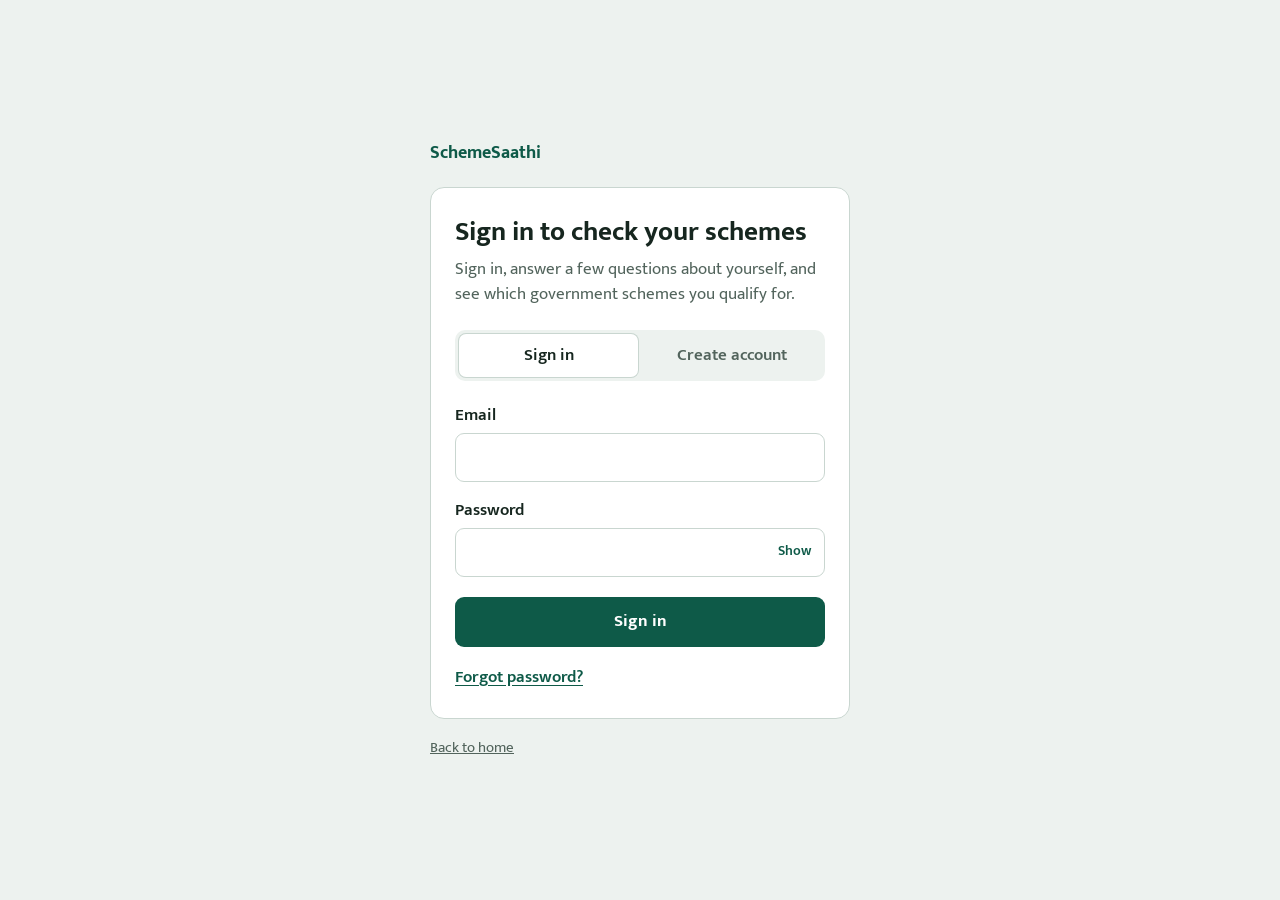
<file: login.html>
<!DOCTYPE html>
<html lang="en">
<head>
  <meta charset="UTF-8">
  <meta name="viewport" content="width=device-width, initial-scale=1">
  <title>Sign in · SchemeSaathi</title>
  <link rel="preconnect" href="https://fonts.googleapis.com">
  <link rel="preconnect" href="https://fonts.gstatic.com" crossorigin>
  <link href="https://fonts.googleapis.com/css2?family=Mukta:wght@400;600;700&display=swap" rel="stylesheet">
  <style>
    :root {
      --ink: #16261f;
      --muted: #52645c;
      --page: #edf2ef;
      --card: #ffffff;
      --line: #c9d6d0;
      --accent: #0e5a48;
      --accent-dark: #0a4739;
      --error: #a3261f;
      --error-bg: #fbeceb;
      --ok: #0e5a48;
      --ok-bg: #e4f1ec;
    }

    * { box-sizing: border-box; }

    body {
      margin: 0;
      min-height: 100vh;
      font-family: "Mukta", system-ui, -apple-system, "Segoe UI", sans-serif;
      font-size: 17px;
      line-height: 1.5;
      color: var(--ink);
      background: var(--page);
      display: flex;
      align-items: center;
      justify-content: center;
      padding: 24px 16px;
    }

    main {
      width: 100%;
      max-width: 420px;
    }

    .brand {
      font-weight: 700;
      font-size: 1.15rem;
      margin: 0 0 20px;
      color: var(--accent);
    }

    .card {
      background: var(--card);
      border: 1px solid var(--line);
      border-radius: 14px;
      padding: 28px 24px 24px;
    }

    h1 {
      font-size: 1.7rem;
      line-height: 1.2;
      font-weight: 700;
      margin: 0 0 8px;
    }

    .lede {
      margin: 0 0 22px;
      color: var(--muted);
    }

    .switch {
      display: grid;
      grid-template-columns: 1fr 1fr;
      gap: 4px;
      padding: 4px;
      margin-bottom: 22px;
      background: var(--page);
      border-radius: 10px;
    }

    .switch button {
      font: inherit;
      font-weight: 600;
      padding: 9px 8px;
      border: 0;
      border-radius: 7px;
      background: transparent;
      color: var(--muted);
      cursor: pointer;
    }

    .switch button[aria-pressed="true"] {
      background: var(--card);
      color: var(--ink);
      box-shadow: 0 0 0 1px var(--line);
    }

    .field { margin-bottom: 16px; }

    label {
      display: block;
      font-weight: 600;
      margin-bottom: 4px;
    }

    .hint {
      color: var(--muted);
      font-size: 0.9rem;
      margin: 4px 0 0;
    }

    input[type="email"],
    input[type="password"],
    input[type="text"] {
      width: 100%;
      font: inherit;
      padding: 11px 12px;
      border: 1px solid var(--line);
      border-radius: 9px;
      background: #fff;
      color: var(--ink);
    }

    .pw-wrap { position: relative; }
    .pw-wrap input { padding-right: 64px; }

    .pw-toggle {
      position: absolute;
      right: 6px;
      top: 50%;
      transform: translateY(-50%);
      font: inherit;
      font-size: 0.9rem;
      font-weight: 600;
      color: var(--accent);
      background: transparent;
      border: 0;
      padding: 6px 8px;
      cursor: pointer;
      border-radius: 6px;
    }

    :focus-visible {
      outline: 3px solid #f2b632;
      outline-offset: 2px;
    }

    .submit {
      width: 100%;
      font: inherit;
      font-weight: 700;
      padding: 12px;
      border: 0;
      border-radius: 9px;
      background: var(--accent);
      color: #fff;
      cursor: pointer;
      margin-top: 4px;
    }

    .submit:hover:not(:disabled) { background: var(--accent-dark); }
    .submit:disabled { opacity: 0.65; cursor: progress; }

    .forgot {
      display: block;
      margin: 14px 0 0;
      font: inherit;
      font-weight: 600;
      color: var(--accent);
      background: none;
      border: 0;
      padding: 4px 0;
      cursor: pointer;
      text-decoration: underline;
      text-underline-offset: 3px;
    }

    .forgot[hidden] { display: none; }

    .msg {
      margin: 0 0 16px;
      padding: 10px 12px;
      border-radius: 9px;
      font-size: 0.95rem;
    }

    .msg[hidden] { display: none; }
    .msg.error { background: var(--error-bg); color: var(--error); }
    .msg.ok { background: var(--ok-bg); color: var(--ok); }

    .back {
      display: inline-block;
      margin-top: 18px;
      color: var(--muted);
      font-size: 0.95rem;
    }

    @media (prefers-reduced-motion: reduce) {
      * { transition: none !important; animation: none !important; }
    }
  </style>
</head>
<body>
  <main>
    <p class="brand">SchemeSaathi</p>

    <div class="card">
      <h1 id="title">Sign in to check your schemes</h1>
      <p class="lede" id="lede">
        Sign in, answer a few questions about yourself, and see which government schemes you qualify for.
      </p>

      <div class="switch" role="group" aria-label="Choose sign in or create account">
        <button type="button" id="tab-signin" aria-pressed="true">Sign in</button>
        <button type="button" id="tab-signup" aria-pressed="false">Create account</button>
      </div>

      <div id="message" class="msg" role="alert" aria-live="polite" hidden></div>

      <form id="auth-form" novalidate>
        <div class="field">
          <label for="email">Email</label>
          <input id="email" name="email" type="email" inputmode="email"
                 autocomplete="username" autocapitalize="none" spellcheck="false" required>
        </div>

        <div class="field">
          <label for="password">Password</label>
          <div class="pw-wrap">
            <input id="password" name="password" type="password"
                   autocomplete="current-password" minlength="6" required>
            <button type="button" class="pw-toggle" id="pw-toggle" aria-label="Show password">Show</button>
          </div>
          <p class="hint" id="pw-hint" hidden>Use at least 6 characters.</p>
        </div>

        <button type="submit" class="submit" id="submit">Sign in</button>
        <button type="button" class="forgot" id="forgot">Forgot password?</button>
      </form>
    </div>

    <a class="back" href="/">Back to home</a>
  </main>

  <script type="module">
    import { initializeApp } from "https://www.gstatic.com/firebasejs/12.19.0/firebase-app.js";
    import {
      getAuth,
      createUserWithEmailAndPassword,
      signInWithEmailAndPassword,
      sendPasswordResetEmail
    } from "https://www.gstatic.com/firebasejs/12.19.0/firebase-auth.js";

    // Your Firebase web config (these values are safe to expose in the browser).
    const firebaseConfig = {
      apiKey: "AIzaSyALslC7PSTeFbDhzWcFRRYrKLoJf2pKq0A",
      authDomain: "sceamsatthi.firebaseapp.com",
      projectId: "sceamsatthi",
      storageBucket: "sceamsatthi.firebasestorage.app",
      messagingSenderId: "906997337239",
      appId: "1:906997337239:web:f879c43103455fd3fa2dd2",
      measurementId: "G-XXM476RS2L"
    };

    const app = initializeApp(firebaseConfig);
    const auth = getAuth(app);

    // Analytics is optional; it must never block login if it fails to load.
    import("https://www.gstatic.com/firebasejs/12.19.0/firebase-analytics.js")
      .then(({ getAnalytics }) => getAnalytics(app))
      .catch(() => {});

    const NEXT = {{ next|tojson }};

    let mode = "signin";

    const $ = (id) => document.getElementById(id);
    const form = $("auth-form");
    const emailEl = $("email");
    const passEl = $("password");
    const submitBtn = $("submit");
    const msgEl = $("message");

    const COPY = {
      signin: {
        title: "Sign in to check your schemes",
        lede: "Sign in, answer a few questions about yourself, and see which government schemes you qualify for.",
        button: "Sign in",
        busy: "Signing in…",
        autocomplete: "current-password"
      },
      signup: {
        title: "Create your account",
        lede: "It takes a minute. Then you'll answer a few questions and see the schemes you qualify for.",
        button: "Create account",
        busy: "Creating account…",
        autocomplete: "new-password"
      }
    };

    function showMessage(text, kind) {
      msgEl.textContent = text;
      msgEl.className = "msg " + kind;
      msgEl.hidden = false;
    }

    function clearMessage() {
      msgEl.hidden = true;
      msgEl.textContent = "";
    }

    function setMode(next) {
      mode = next;
      const c = COPY[mode];
      $("title").textContent = c.title;
      $("lede").textContent = c.lede;
      submitBtn.textContent = c.button;
      passEl.autocomplete = c.autocomplete;
      $("pw-hint").hidden = mode !== "signup";
      $("forgot").hidden = mode !== "signin";
      $("tab-signin").setAttribute("aria-pressed", String(mode === "signin"));
      $("tab-signup").setAttribute("aria-pressed", String(mode === "signup"));
      clearMessage();
    }

    function setBusy(busy) {
      submitBtn.disabled = busy;
      submitBtn.textContent = busy ? COPY[mode].busy : COPY[mode].button;
    }

    function friendlyError(err) {
      switch (err && err.code) {
        case "auth/invalid-email":
          return "That email address doesn't look right. Check it and try again.";
        case "auth/missing-password":
          return "Enter your password.";
        case "auth/invalid-credential":
        case "auth/wrong-password":
        case "auth/user-not-found":
          return "Email or password is incorrect. Check both, or use Forgot password.";
        case "auth/email-already-in-use":
          return "An account with this email already exists. Use Sign in instead.";
        case "auth/weak-password":
          return "Choose a password with at least 6 characters.";
        case "auth/too-many-requests":
          return "Too many attempts. Wait a few minutes, or reset your password.";
        case "auth/network-request-failed":
          return "Can't reach the sign-in service. Check your internet connection.";
        case "auth/operation-not-allowed":
          return "Email sign-in isn't turned on for this app yet. Enable Email/Password in Firebase Authentication.";
        case "auth/user-disabled":
          return "This account has been disabled.";
        default:
          return (err && err.message) || "Something went wrong. Please try again.";
      }
    }

    $("tab-signin").addEventListener("click", () => setMode("signin"));
    $("tab-signup").addEventListener("click", () => setMode("signup"));

    $("pw-toggle").addEventListener("click", () => {
      const showing = passEl.type === "text";
      passEl.type = showing ? "password" : "text";
      $("pw-toggle").textContent = showing ? "Show" : "Hide";
      $("pw-toggle").setAttribute("aria-label", showing ? "Show password" : "Hide password");
    });

    form.addEventListener("submit", async (event) => {
      event.preventDefault();
      clearMessage();

      const email = emailEl.value.trim();
      const password = passEl.value;

      if (!email) { showMessage("Enter your email address.", "error"); emailEl.focus(); return; }
      if (!password) { showMessage("Enter your password.", "error"); passEl.focus(); return; }

      setBusy(true);
      try {
        const credential = mode === "signup"
          ? await createUserWithEmailAndPassword(auth, email, password)
          : await signInWithEmailAndPassword(auth, email, password);

        const idToken = await credential.user.getIdToken();

        const response = await fetch("/session-login", {
          method: "POST",
          headers: { "Content-Type": "application/json" },
          body: JSON.stringify({ idToken, next: NEXT })
        });
        const data = await response.json().catch(() => ({}));

        if (!response.ok) {
          throw new Error(data.error || "We couldn't start your session. Please try again.");
        }
        window.location.assign(data.next || "/eligibility");
      } catch (err) {
        console.error(err);
        showMessage(friendlyError(err), "error");
        setBusy(false);
      }
    });

    $("forgot").addEventListener("click", async () => {
      clearMessage();
      const email = emailEl.value.trim();
      if (!email) {
        showMessage("Enter your email above, then select Forgot password.", "error");
        emailEl.focus();
        return;
      }
      try {
        await sendPasswordResetEmail(auth, email);
        showMessage("If an account exists for " + email + ", a password reset link is on its way. Check your spam folder too.", "ok");
      } catch (err) {
        console.error(err);
        showMessage(friendlyError(err), "error");
      }
    });
  </script>
</body>
</html>
</file>
